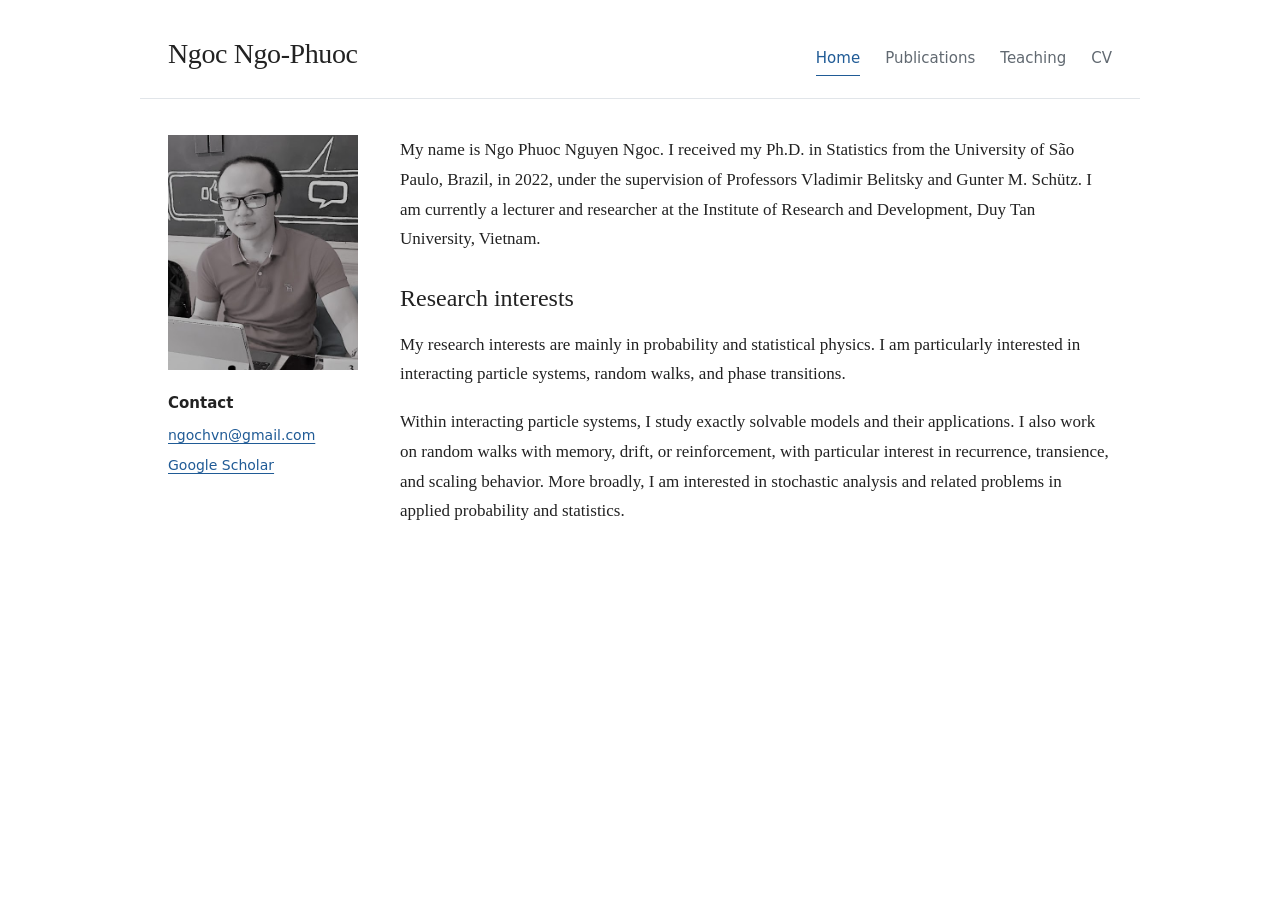
<file: index.html>
<!doctype html>
<html lang="en"><head><meta charset="utf-8"><meta name="viewport" content="width=device-width,initial-scale=1">
<title>Home · Ngoc Ngo-Phuoc</title><meta name="description" content="Ngoc Ngo-Phuoc — probability, statistical physics and interacting particle systems. Lecturer and researcher at Duy Tan University.">
<link rel="icon" type="image/svg+xml" href="data:image/svg+xml,%3Csvg xmlns='http://www.w3.org/2000/svg' viewBox='0 0 32 32'%3E%3Crect width='32' height='32' rx='6' fill='%23162738'/%3E%3Ctext x='16' y='24' text-anchor='middle' font-family='Georgia' font-size='24' fill='white'%3EN%3C/text%3E%3C/svg%3E"><link rel="stylesheet" href="style.css?v=2"></head>
<body><a class="skip" href="#main">Skip to content</a><header><div class="nav-wrap"><h1 class="brand">Ngoc Ngo-Phuoc</h1><nav aria-label="Main navigation"><a href="index.html" aria-current="page">Home</a><a href="publications.html">Publications</a><a href="teaching.html">Teaching</a><a href="cv.html">CV</a></nav></div></header>
<main id="main">
<div class="home-grid content"><aside><img class="portrait" src="portrait.jpg" alt="Portrait of Ngoc Ngo-Phuoc" width="480" height="560"><div class="contact"><h2>Contact</h2><a href="mailto:ngochvn@gmail.com">ngochvn@gmail.com</a><a href="https://scholar.google.com/citations?user=MyAaOgkAAAAJ&amp;hl=en">Google Scholar</a></div></aside>
<article><p>My name is Ngo Phuoc Nguyen Ngoc. I received my Ph.D. in Statistics from the University of São Paulo, Brazil, in 2022, under the supervision of Professors Vladimir Belitsky and Gunter M. Schütz. I am currently a lecturer and researcher at the Institute of Research and Development, Duy Tan University, Vietnam.</p>
<h2 class="section-heading">Research interests</h2><p>My research interests are mainly in probability and statistical physics. I am particularly interested in interacting particle systems, random walks, and phase transitions.</p><p>Within interacting particle systems, I study exactly solvable models and their applications. I also work on random walks with memory, drift, or reinforcement, with particular interest in recurrence, transience, and scaling behavior. More broadly, I am interested in stochastic analysis and related problems in applied probability and statistics.</p>
</article></div></main></body></html>
</file>
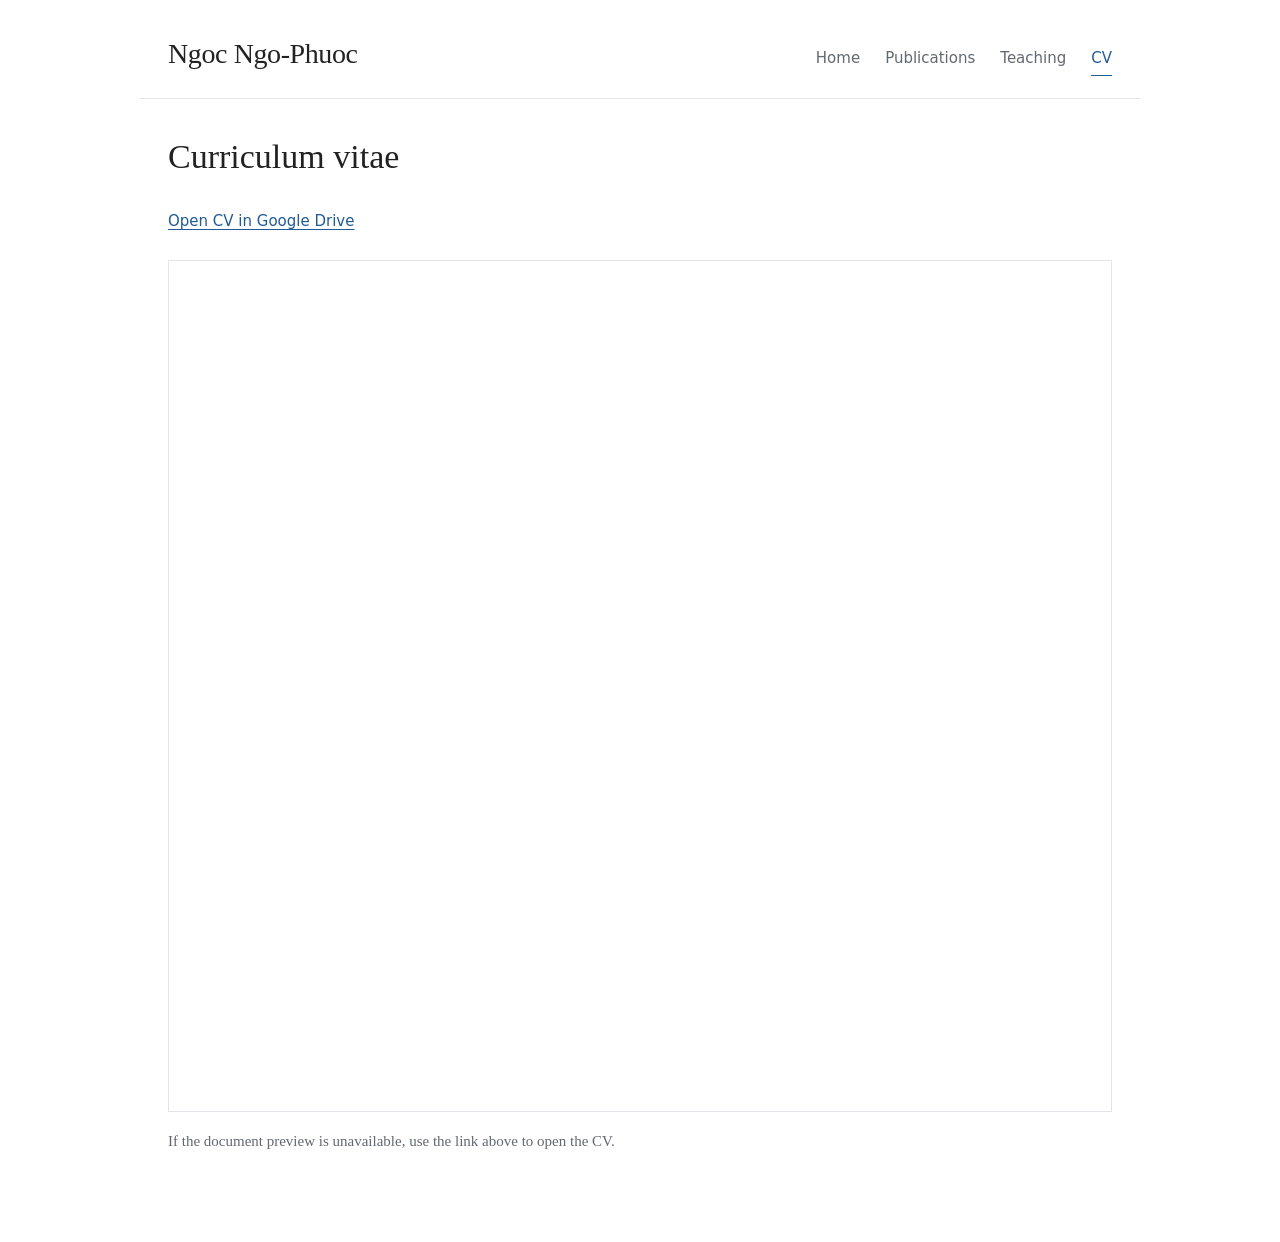
<file: cv.html>
<!doctype html>
<html lang="en"><head><meta charset="utf-8"><meta name="viewport" content="width=device-width,initial-scale=1">
<title>CV · Ngoc Ngo-Phuoc</title><meta name="description" content="Ngoc Ngo-Phuoc — probability, statistical physics and interacting particle systems. Lecturer and researcher at Duy Tan University.">
<link rel="icon" type="image/svg+xml" href="data:image/svg+xml,%3Csvg xmlns='http://www.w3.org/2000/svg' viewBox='0 0 32 32'%3E%3Crect width='32' height='32' rx='6' fill='%23162738'/%3E%3Ctext x='16' y='24' text-anchor='middle' font-family='Georgia' font-size='24' fill='white'%3EN%3C/text%3E%3C/svg%3E"><link rel="stylesheet" href="style.css?v=2"></head>
<body><a class="skip" href="#main">Skip to content</a><header><div class="nav-wrap"><a class="brand" href="index.html">Ngoc Ngo-Phuoc</a><nav aria-label="Main navigation"><a href="index.html">Home</a><a href="publications.html">Publications</a><a href="teaching.html">Teaching</a><a href="cv.html" aria-current="page">CV</a></nav></div></header>
<main id="main"><div class="content reading"><h1>Curriculum vitae</h1><a class="button" href="https://drive.google.com/file/d/1t0t_iUInsNxTM2Pzl1flbJ0PA5tzLVHj/view">Open CV in Google Drive</a><div class="cv-frame"><iframe src="https://drive.google.com/file/d/1t0t_iUInsNxTM2Pzl1flbJ0PA5tzLVHj/preview" title="Curriculum vitae of Ngo Phuoc Nguyen Ngoc" loading="lazy" allow="fullscreen"></iframe></div><p class="muted">If the document preview is unavailable, use the link above to open the CV.</p></div></main></body></html>
</file>
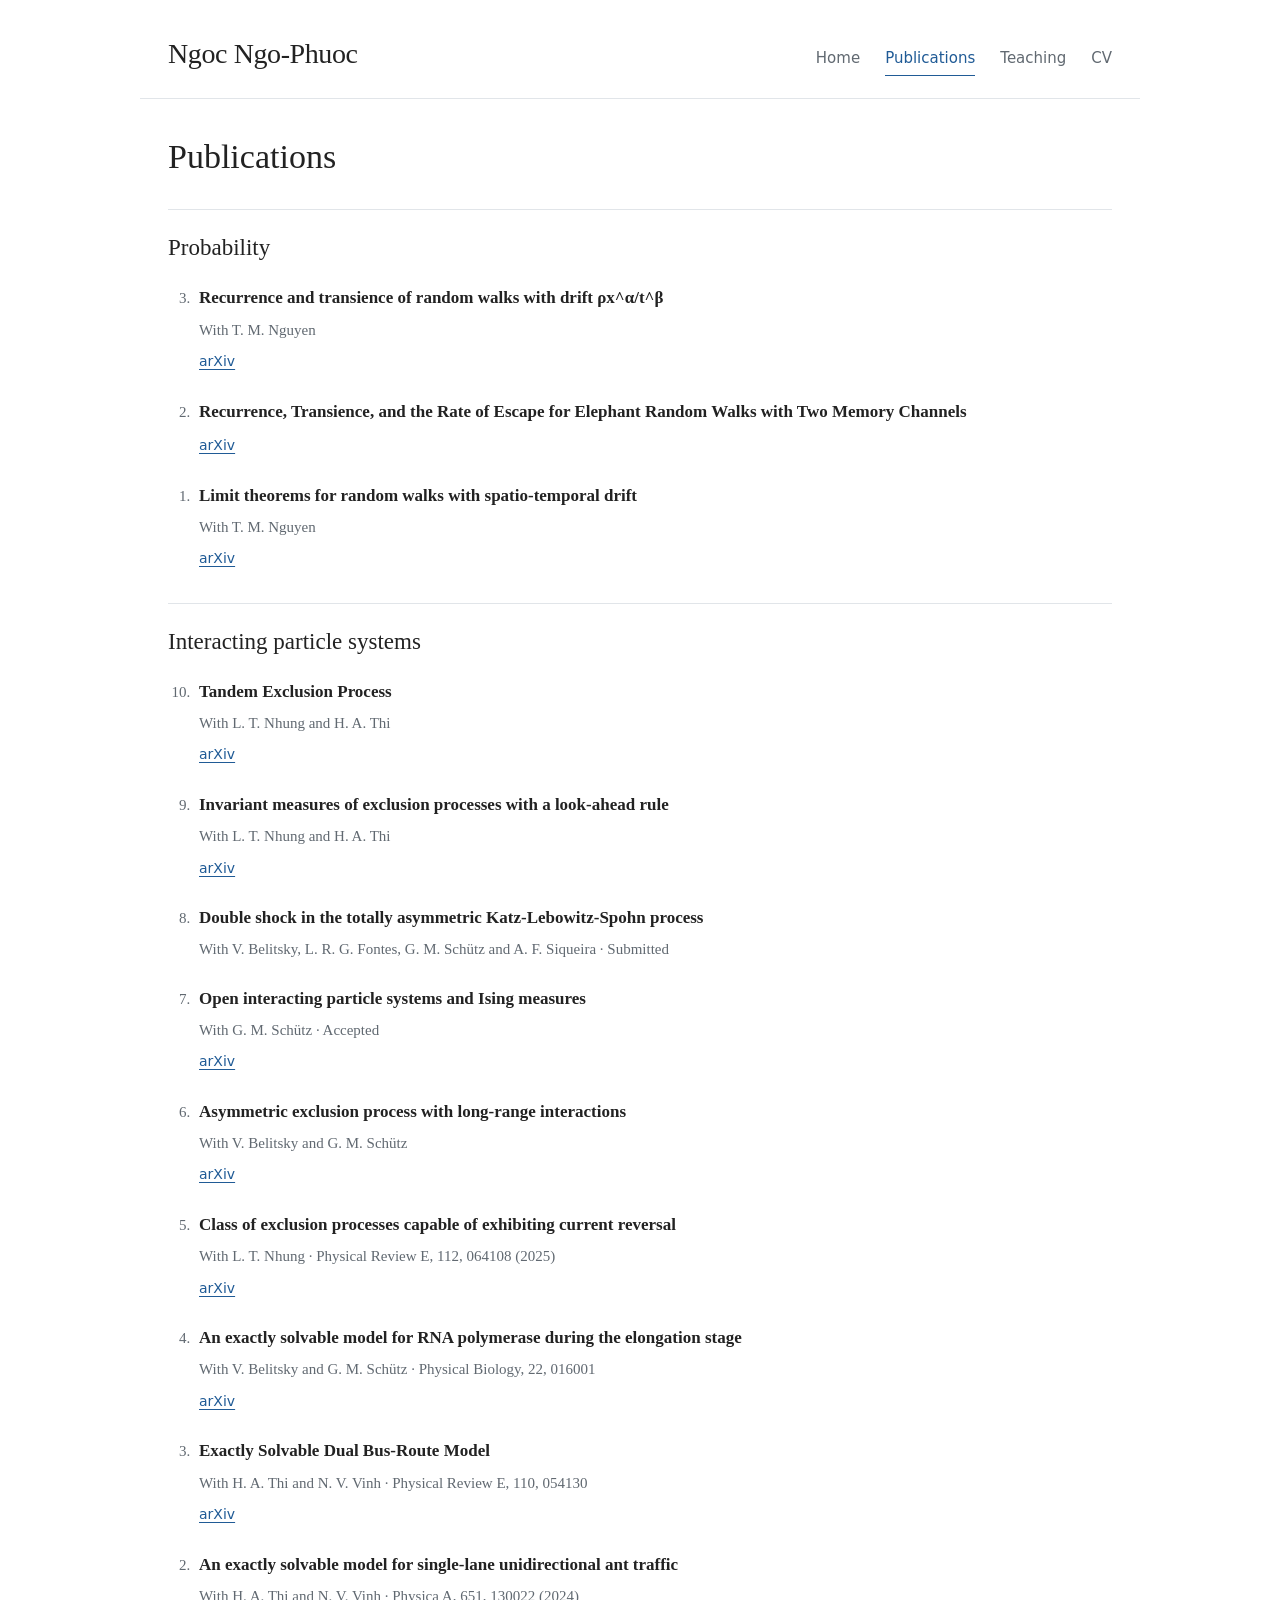
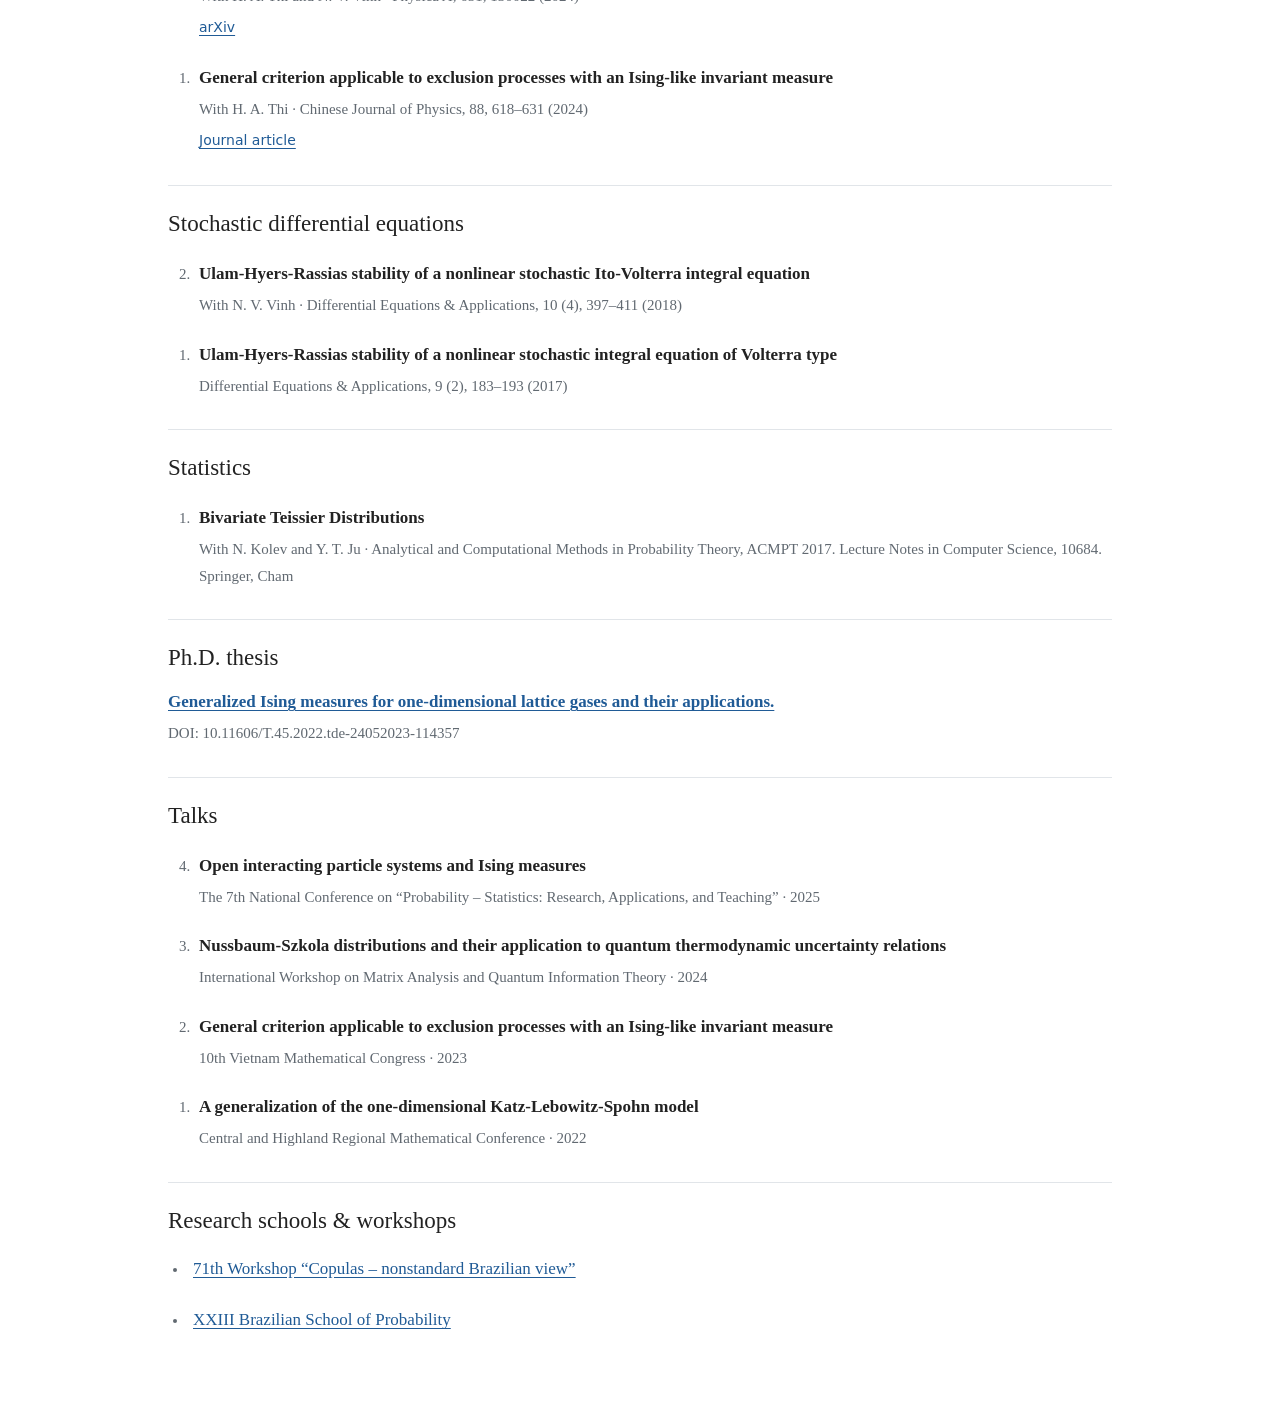
<file: publications.html>
<!doctype html>
<html lang="en"><head><meta charset="utf-8"><meta name="viewport" content="width=device-width,initial-scale=1">
<title>Publications · Ngoc Ngo-Phuoc</title><meta name="description" content="Ngoc Ngo-Phuoc — probability, statistical physics and interacting particle systems. Lecturer and researcher at Duy Tan University.">
<link rel="icon" type="image/svg+xml" href="data:image/svg+xml,%3Csvg xmlns='http://www.w3.org/2000/svg' viewBox='0 0 32 32'%3E%3Crect width='32' height='32' rx='6' fill='%23162738'/%3E%3Ctext x='16' y='24' text-anchor='middle' font-family='Georgia' font-size='24' fill='white'%3EN%3C/text%3E%3C/svg%3E"><link rel="stylesheet" href="style.css?v=2"></head>
<body><a class="skip" href="#main">Skip to content</a><header><div class="nav-wrap"><a class="brand" href="index.html">Ngoc Ngo-Phuoc</a><nav aria-label="Main navigation"><a href="index.html">Home</a><a href="publications.html" aria-current="page">Publications</a><a href="teaching.html">Teaching</a><a href="cv.html">CV</a></nav></div></header>
<main id="main"><div class="content reading"><h1>Publications</h1><section class="paper-group"><h2>Probability</h2><ol reversed><li><h3>Recurrence and transience of random walks with drift ρx^α/t^β</h3><p>With T. M. Nguyen</p><a class="paper-link" href="https://arxiv.org/abs/2609.11046">arXiv</a></li><li><h3>Recurrence, Transience, and the Rate of Escape for Elephant Random Walks with Two Memory Channels</h3><p></p><a class="paper-link" href="https://arxiv.org/pdf/2609.06641">arXiv</a></li><li><h3>Limit theorems for random walks with spatio-temporal drift</h3><p>With T. M. Nguyen</p><a class="paper-link" href="https://arxiv.org/abs/2605.17725">arXiv</a></li></ol></section><section class="paper-group"><h2>Interacting particle systems</h2><ol reversed><li><h3>Tandem Exclusion Process</h3><p>With L. T. Nhung and H. A. Thi</p><a class="paper-link" href="https://arxiv.org/pdf/2606.01568">arXiv</a></li><li><h3>Invariant measures of exclusion processes with a look-ahead rule</h3><p>With L. T. Nhung and H. A. Thi</p><a class="paper-link" href="https://arxiv.org/abs/2604.01796">arXiv</a></li><li><h3>Double shock in the totally asymmetric Katz-Lebowitz-Spohn process</h3><p>With V. Belitsky, L. R. G. Fontes, G. M. Schütz and A. F. Siqueira · Submitted</p></li><li><h3>Open interacting particle systems and Ising measures</h3><p>With G. M. Schütz · Accepted</p><a class="paper-link" href="https://arxiv.org/pdf/2505.16701">arXiv</a></li><li><h3>Asymmetric exclusion process with long-range interactions</h3><p>With V. Belitsky and G. M. Schütz</p><a class="paper-link" href="https://arxiv.org/pdf/2409.05017">arXiv</a></li><li><h3>Class of exclusion processes capable of exhibiting current reversal</h3><p>With L. T. Nhung · Physical Review E, 112, 064108 (2025)</p><a class="paper-link" href="https://arxiv.org/pdf/2508.07056">arXiv</a></li><li><h3>An exactly solvable model for RNA polymerase during the elongation stage</h3><p>With V. Belitsky and G. M. Schütz · Physical Biology, 22, 016001</p><a class="paper-link" href="https://arxiv.org/pdf/2407.05555">arXiv</a></li><li><h3>Exactly Solvable Dual Bus-Route Model</h3><p>With H. A. Thi and N. V. Vinh · Physical Review E, 110, 054130</p><a class="paper-link" href="https://arxiv.org/pdf/2404.14708">arXiv</a></li><li><h3>An exactly solvable model for single-lane unidirectional ant traffic</h3><p>With H. A. Thi and N. V. Vinh · Physica A, 651, 130022 (2024)</p><a class="paper-link" href="https://arxiv.org/pdf/2403.07267">arXiv</a></li><li><h3>General criterion applicable to exclusion processes with an Ising-like invariant measure</h3><p>With H. A. Thi · Chinese Journal of Physics, 88, 618–631 (2024)</p><a class="paper-link" href="https://www.sciencedirect.com/science/article/abs/pii/S0577907324000017">Journal article</a></li></ol></section><section class="paper-group"><h2>Stochastic differential equations</h2><ol reversed><li><h3>Ulam-Hyers-Rassias stability of a nonlinear stochastic Ito-Volterra integral equation</h3><p>With N. V. Vinh · Differential Equations &amp; Applications, 10 (4), 397–411 (2018)</p></li><li><h3>Ulam-Hyers-Rassias stability of a nonlinear stochastic integral equation of Volterra type</h3><p>Differential Equations &amp; Applications, 9 (2), 183–193 (2017)</p></li></ol></section><section class="paper-group"><h2>Statistics</h2><ol reversed><li><h3>Bivariate Teissier Distributions</h3><p>With N. Kolev and Y. T. Ju · Analytical and Computational Methods in Probability Theory, ACMPT 2017. Lecture Notes in Computer Science, 10684. Springer, Cham</p></li></ol></section><section class="paper-group"><h2>Ph.D. thesis</h2><h3><a href="https://doi.org/10.11606/T.45.2022.tde-24052023-114357">Generalized Ising measures for one-dimensional lattice gases and their applications.</a></h3><p>DOI: 10.11606/T.45.2022.tde-24052023-114357</p></section>
<section class="paper-group"><h2>Talks</h2><ol reversed><li><h3>Open interacting particle systems and Ising measures</h3><p>The 7th National Conference on “Probability – Statistics: Research, Applications, and Teaching” · 2025</p></li><li><h3>Nussbaum-Szkola distributions and their application to quantum thermodynamic uncertainty relations</h3><p>International Workshop on Matrix Analysis and Quantum Information Theory · 2024</p></li><li><h3>General criterion applicable to exclusion processes with an Ising-like invariant measure</h3><p>10th Vietnam Mathematical Congress · 2023</p></li><li><h3>A generalization of the one-dimensional Katz-Lebowitz-Spohn model</h3><p>Central and Highland Regional Mathematical Conference · 2022</p></li></ol></section>
<section class="paper-group"><h2>Research schools &amp; workshops</h2><ul class="workshops"><li><a href="https://cemeai.icmc.usp.br/71th-workshop-copulas-nonstandard-brazilian-view/">71th Workshop “Copulas – nonstandard Brazilian view”</a></li><li><a href="https://ebp23.icmc.usp.br/">XXIII Brazilian School of Probability</a></li></ul></section></div></main></body></html>
</file>
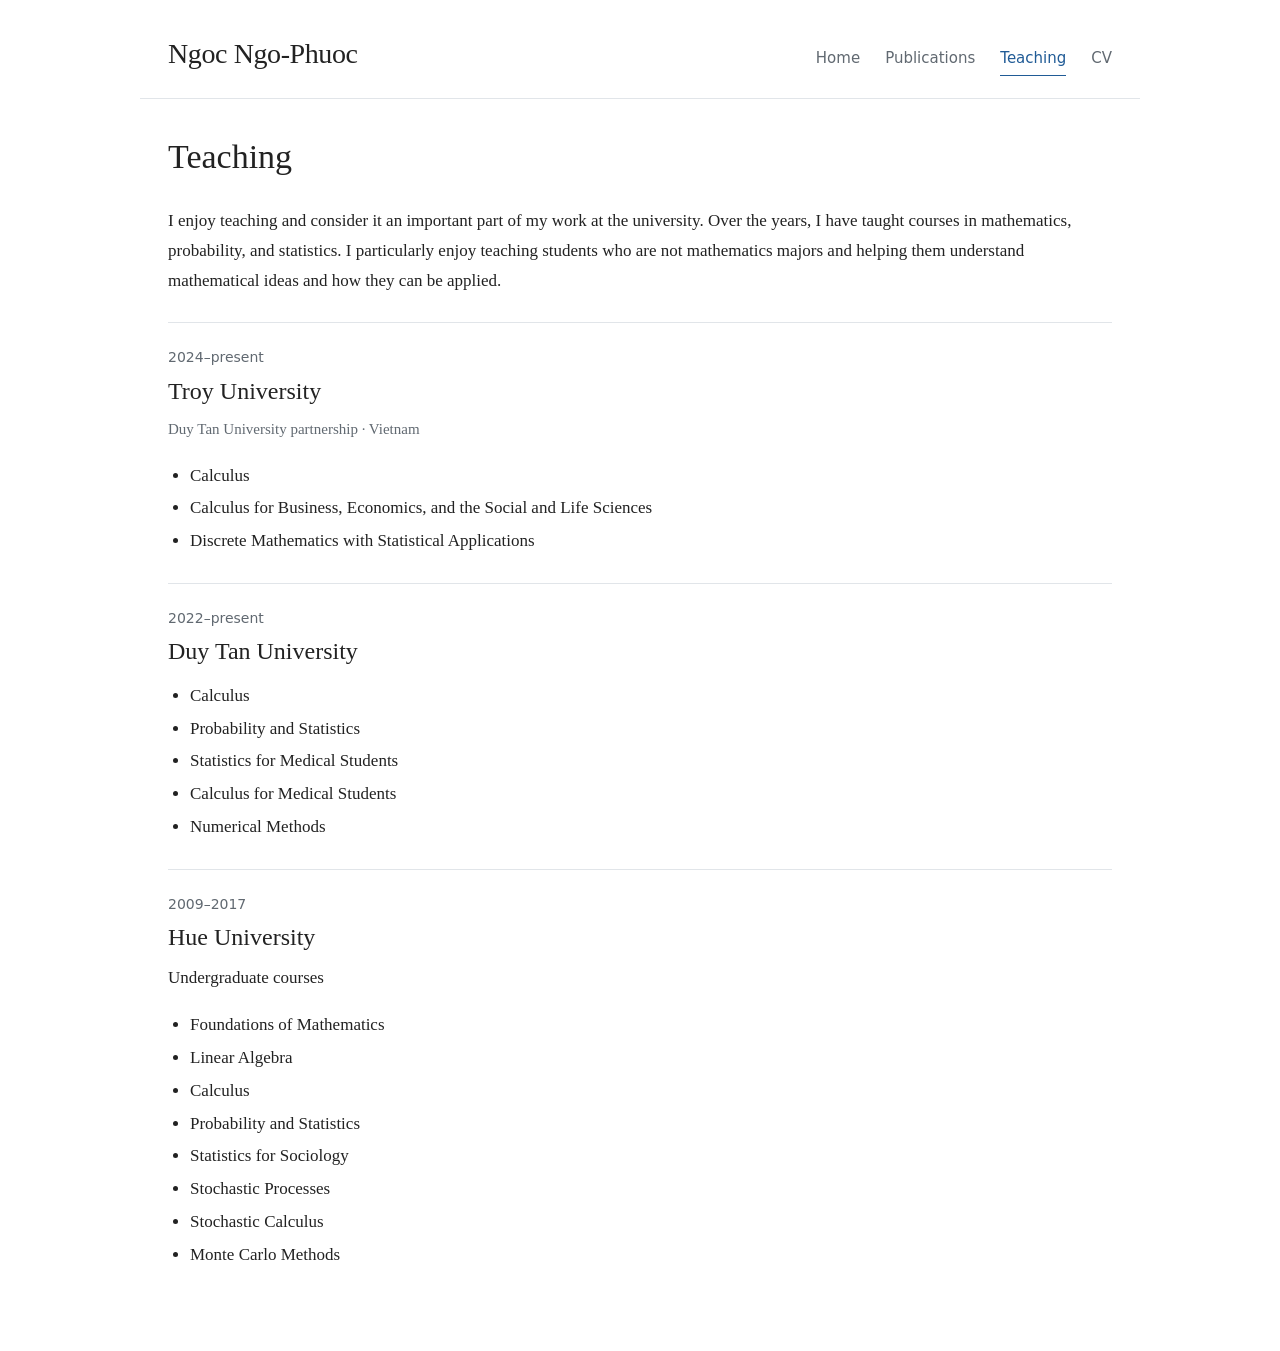
<file: teaching.html>
<!doctype html>
<html lang="en"><head><meta charset="utf-8"><meta name="viewport" content="width=device-width,initial-scale=1">
<title>Teaching · Ngoc Ngo-Phuoc</title><meta name="description" content="Ngoc Ngo-Phuoc — probability, statistical physics and interacting particle systems. Lecturer and researcher at Duy Tan University.">
<link rel="icon" type="image/svg+xml" href="data:image/svg+xml,%3Csvg xmlns='http://www.w3.org/2000/svg' viewBox='0 0 32 32'%3E%3Crect width='32' height='32' rx='6' fill='%23162738'/%3E%3Ctext x='16' y='24' text-anchor='middle' font-family='Georgia' font-size='24' fill='white'%3EN%3C/text%3E%3C/svg%3E"><link rel="stylesheet" href="style.css?v=2"></head>
<body><a class="skip" href="#main">Skip to content</a><header><div class="nav-wrap"><a class="brand" href="index.html">Ngoc Ngo-Phuoc</a><nav aria-label="Main navigation"><a href="index.html">Home</a><a href="publications.html">Publications</a><a href="teaching.html" aria-current="page">Teaching</a><a href="cv.html">CV</a></nav></div></header>
<main id="main"><div class="content reading"><h1>Teaching</h1><div class="teaching-intro"><p>I enjoy teaching and consider it an important part of my work at the university. Over the years, I have taught courses in mathematics, probability, and statistics. I particularly enjoy teaching students who are not mathematics majors and helping them understand mathematical ideas and how they can be applied.</p></div><section class="appointment"><p class="eyebrow">2024–present</p><h2>Troy University</h2><p class="muted">Duy Tan University partnership · Vietnam</p><ul><li>Calculus</li><li>Calculus for Business, Economics, and the Social and Life Sciences</li><li>Discrete Mathematics with Statistical Applications</li></ul></section><section class="appointment"><p class="eyebrow">2022–present</p><h2>Duy Tan University</h2><ul><li>Calculus</li><li>Probability and Statistics</li><li>Statistics for Medical Students</li><li>Calculus for Medical Students</li><li>Numerical Methods</li></ul></section><section class="appointment"><p class="eyebrow">2009–2017</p><h2>Hue University</h2><p>Undergraduate courses</p><ul><li>Foundations of Mathematics</li><li>Linear Algebra</li><li>Calculus</li><li>Probability and Statistics</li><li>Statistics for Sociology</li><li>Stochastic Processes</li><li>Stochastic Calculus</li><li>Monte Carlo Methods</li></ul></section></div></main></body></html>
</file>
<file: style.css>
:root{--ink:#222;--muted:#616971;--accent:#205b96;--line:#e1e5e9}*{box-sizing:border-box}body{margin:0;background:#fff;color:var(--ink);font:17px/1.75 Georgia,"Times New Roman",serif}a{color:var(--accent);text-underline-offset:3px}a:hover{color:#123d68}a:focus-visible{outline:2px solid var(--accent);outline-offset:4px}header{max-width:1000px;margin:0 auto;border-bottom:1px solid var(--line)}.nav-wrap{padding:36px 28px 22px;display:flex;align-items:baseline;justify-content:space-between;gap:24px}.brand{font:normal 28px/1.3 Georgia,serif;color:#222;margin:0;text-decoration:none;letter-spacing:-.4px}nav{display:flex;flex-wrap:wrap;gap:25px;font:15px/1.6 system-ui,sans-serif}nav a{color:var(--muted);text-decoration:none;padding-bottom:5px}nav a[aria-current=page]{color:var(--accent);border-bottom:1px solid var(--accent)}.content{max-width:1000px;margin:auto;padding:36px 28px 70px}.home-grid{display:grid;grid-template-columns:190px minmax(0,1fr);gap:42px}.portrait{width:190px;height:235px;object-fit:cover;object-position:center 35%;display:block}.contact{margin-top:22px;font:14px/1.8 system-ui,sans-serif}.contact h2{font:600 15px/1.5 system-ui,sans-serif;margin:0 0 8px}.contact a{display:block;overflow-wrap:anywhere;margin-top:5px}h1{font:normal 34px/1.3 Georgia,serif;margin:0 0 27px}h2{font:normal 24px/1.4 Georgia,serif;margin:0 0 14px}h3{font:600 17px/1.6 Georgia,serif;margin:0 0 5px}p{margin:0 0 18px}.section-heading{margin-top:28px;font-size:24px}.reading{max-width:1000px}.paper-group{margin-top:30px;padding-top:22px;border-top:1px solid var(--line)}.paper-group h2{font-size:23px}.paper-group ol{padding-left:26px;margin:20px 0 0}.paper-group li{padding-left:5px;margin-bottom:22px}.paper-group li::marker{color:var(--muted);font-size:15px}.paper-group p{color:var(--muted);font-size:15px;margin:3px 0}.paper-link{font:14px/1.7 system-ui,sans-serif}.workshops{padding-left:20px}.appointment{margin-top:27px;padding-top:23px;border-top:1px solid var(--line)}.eyebrow{font:14px/1.6 system-ui,sans-serif;color:var(--muted);margin-bottom:6px}.appointment h2{margin-bottom:8px}.appointment ul{padding-left:22px;margin:12px 0}.appointment li{margin-bottom:3px}.muted{color:var(--muted);font-size:15px}.button{display:inline-block;color:var(--accent);font:15px/1.7 system-ui,sans-serif}.cv-frame{margin:24px 0 16px;border:1px solid var(--line)}iframe{width:100%;height:850px;border:0;display:block}.skip{position:absolute;top:-100px;left:15px;padding:8px;background:#fff;z-index:10}.skip:focus{top:10px}@media(max-width:640px){.nav-wrap{padding:24px 22px 16px;display:block}.brand{font-size:27px}nav{margin-top:16px;gap:23px;font-size:14px}.content{padding:27px 22px 48px}.home-grid{grid-template-columns:1fr;gap:25px}.home-grid aside{display:flex;gap:22px;align-items:center}.portrait{width:120px;height:150px}.contact{margin:0;min-width:0}.contact a{font-size:14px}.contact h2{font-size:15px}h1{font-size:30px}h2{font-size:23px}.paper-group{margin-top:24px}.paper-group li{padding-left:2px}iframe{height:580px}}@media print{nav,.skip{display:none}header{border:0}.content{padding-top:15px}a{color:inherit}.cv-frame{display:none}}
</file>
